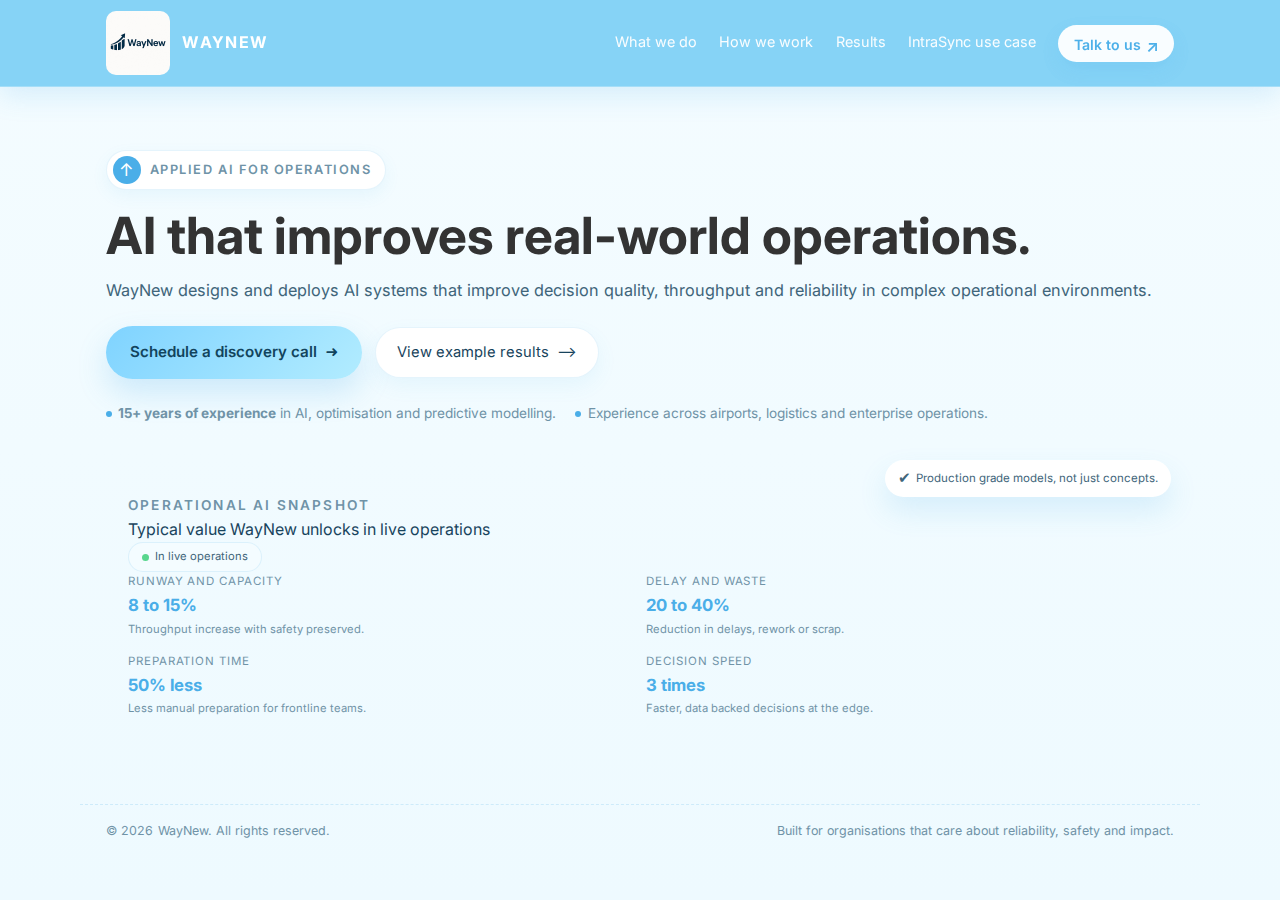
<file: index.html>
<!DOCTYPE html>
<html lang="en">
<head>
  <meta charset="UTF-8" />
  <title>WayNew | Applied AI for Real Business Impact</title>
  <meta name="viewport" content="width=device-width, initial-scale=1.0" />

  <link rel="icon" type="image/jpeg" href="WayNew.jpg" />
  <link rel="apple-touch-icon" href="WayNew.jpg" />

  <link href="https://fonts.googleapis.com/css2?family=Inter:wght@300;400;500;600;700&display=swap" rel="stylesheet" />
  <link rel="stylesheet" href="styles.css" />

  <style>
    /* Hero full width without empty right column */
    .hero {
      display: block;
      max-width: 1120px;
      margin: 0 auto;
      padding: 3.2rem 1.6rem 2rem;
    }

    .hero-text {
      max-width: 100%;
    }

    .hero h1 {
      max-width: 100%;
      color: #333333;
    }

    .hero-highlight {
      color: #333333;
    }

    .hero-subtitle {
      max-width: 100%;
    }

    .snapshot-section {
      max-width: 1120px;
      margin: 0 auto;
      padding: 1rem 1.6rem 3rem;
    }

    @media (max-width: 768px) {
      .hero,
      .snapshot-section {
        padding-inline: 1.1rem;
      }
    }

    @media (max-width: 480px) {
      .hero,
      .snapshot-section {
        padding-inline: 1rem;
      }
    }
  </style>
</head>

<body>
  <!-- NAV -->
  <nav class="nav">
    <div class="nav-inner">
      <div class="nav-left">
        <a href="index.html" style="display:flex;align-items:center;gap:0.8rem;">
          <img src="WayNew.jpg" alt="WayNew Logo" class="nav-logo" />
          <div class="nav-title">WAYNEW</div>
        </a>
      </div>

      <div class="nav-links" id="navLinks">
        <a href="what-we-do.html">What we do</a>
        <a href="approach.html">How we work</a>
        <a href="results.html">Results</a>
        <a href="indexmain.html">IntraSync use case</a>
        <a href="contact.html" class="nav-cta">Talk to us <span>↗</span></a>
      </div>

      <button class="nav-toggle" id="navToggle" aria-label="Toggle navigation">
        Menu ▾
      </button>
    </div>
  </nav>

  <main>
    <!-- HERO -->
    <section class="hero">
      <header class="hero-text reveal">
        <div class="hero-pill">
          <span class="hero-pill-icon">↑</span>
          <span class="hero-pill-text">Applied AI for operations</span>
        </div>

        <h1>
          AI that improves <span class="hero-highlight">real-world operations</span>.
        </h1>

        <p class="hero-subtitle">
          WayNew designs and deploys AI systems that improve decision quality, throughput and reliability in complex operational environments.
        </p>

        <div class="hero-actions">
          <a href="contact.html" class="btn-primary">
            Schedule a discovery call <span>➜</span>
          </a>
          <a href="results.html" class="btn-outline">
            View example results <span>⟶</span>
          </a>
        </div>

        <ul class="hero-meta">
          <li class="hero-meta-item">
            <span class="hero-meta-dot"></span>
            <span><strong>15+ years of experience</strong> in AI, optimisation and predictive modelling.</span>
          </li>
          <li class="hero-meta-item">
            <span class="hero-meta-dot"></span>
            <span>Experience across airports, logistics and enterprise operations.</span>
          </li>
        </ul>
      </header>
    </section>

    <!-- SNAPSHOT -->
    <section class="snapshot-section">
      <div class="hero-panel reveal">
        <div class="hero-floating-pill">
          <span>✔</span>
          Production grade models, not just concepts.
        </div>

        <article class="hero-summary">
          <div class="hero-summary-top">
            <div>
              <p class="hero-card-title">Operational AI snapshot</p>
              <p class="hero-summary-subtitle">
                Typical value WayNew unlocks in live operations
              </p>
            </div>

            <div class="hero-card-badge">
              <span></span>
              In live operations
            </div>
          </div>

          <div class="hero-summary-divider"></div>

          <div class="hero-metrics hero-metrics-inline">
            <div class="metric-item">
              <p class="metric-label">Runway and capacity</p>
              <p class="metric-value">8 to 15%</p>
              <p class="metric-sub">Throughput increase with safety preserved.</p>
            </div>

            <div class="metric-item">
              <p class="metric-label">Delay and waste</p>
              <p class="metric-value">20 to 40%</p>
              <p class="metric-sub">Reduction in delays, rework or scrap.</p>
            </div>

            <div class="metric-item">
              <p class="metric-label">Preparation time</p>
              <p class="metric-value">50% less</p>
              <p class="metric-sub">Less manual preparation for frontline teams.</p>
            </div>

            <div class="metric-item">
              <p class="metric-label">Decision speed</p>
              <p class="metric-value">3 times</p>
              <p class="metric-sub">Faster, data backed decisions at the edge.</p>
            </div>
          </div>
        </article>
      </div>
    </section>
  </main>

  <footer>
    <span>© <span id="year"></span> WayNew. All rights reserved.</span>
    <span>Built for organisations that care about reliability, safety and impact.</span>
  </footer>

  <script src="main.js"></script>
</body>
</html>
</file>
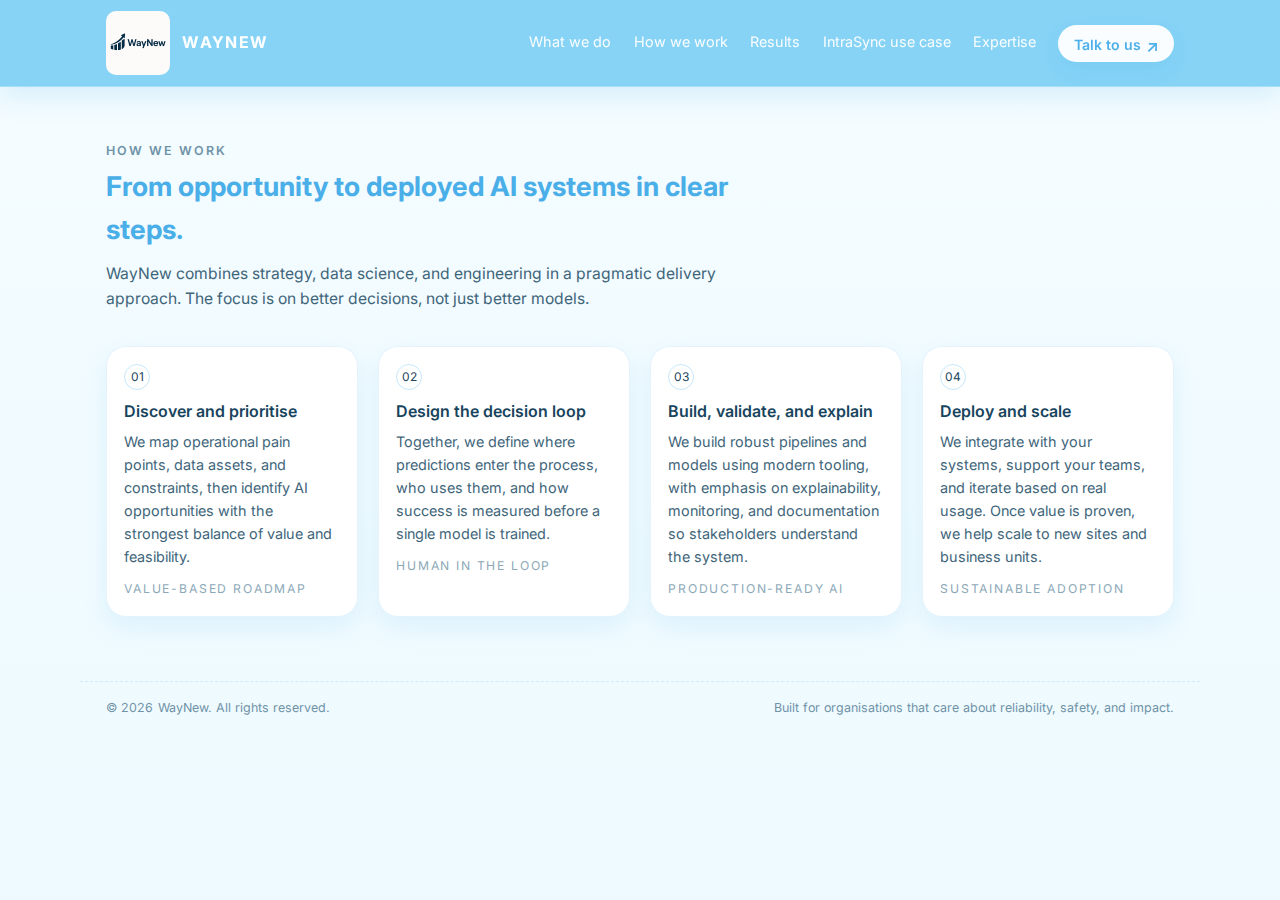
<file: approach.html>
<!DOCTYPE html>
<html lang="en">
<head>
  <meta charset="UTF-8" />
  <title>WayNew | How we work</title>
  <meta name="viewport" content="width=device-width, initial-scale=1.0" />
  <link rel="icon" type="image/jpeg" href="WayNew.jpg" />
  <link rel="apple-touch-icon" href="WayNew.jpg" />
  <link href="https://fonts.googleapis.com/css2?family=Inter:wght@300;400;500;600;700&display=swap" rel="stylesheet" />
  <link rel="stylesheet" href="styles.css" />
</head>

<body>
  <nav class="nav">
    <div class="nav-inner">
      <div class="nav-left">
        <a href="index.html" style="display:flex;align-items:center;gap:0.8rem;">
          <img src="WayNew.jpg" alt="WayNew logo" class="nav-logo" />
          <div class="nav-title">WAYNEW</div>
        </a>
      </div>

      <div class="nav-links" id="navLinks">
        <a href="what-we-do.html">What we do</a>
        <a href="approach.html" aria-current="page">How we work</a>
        <a href="results.html">Results</a>
        <a href="indexmain.html">IntraSync use case</a>
        <a href="expertise.html">Expertise</a>
        <a href="contact.html" class="nav-cta">Talk to us <span>↗</span></a>
      </div>

      <button class="nav-toggle" id="navToggle" aria-label="Toggle navigation">Menu ▾</button>
    </div>
  </nav>

  <main>
    <section class="page" id="approach">
      <div class="section-header reveal">
        <div class="eyebrow">How we work</div>
        <h1 class="section-title">From opportunity to deployed AI systems in clear steps.</h1>
        <p class="section-subtitle">
          WayNew combines strategy, data science, and engineering in a pragmatic delivery approach.
          The focus is on better decisions, not just better models.
        </p>
      </div>

      <div class="steps reveal">
        <div class="step-card">
          <div class="step-number">01</div>
          <div class="step-title">Discover and prioritise</div>
          <div class="step-text">
            We map operational pain points, data assets, and constraints, then identify
            AI opportunities with the strongest balance of value and feasibility.
          </div>
          <div class="step-tag">Value-based roadmap</div>
        </div>

        <div class="step-card">
          <div class="step-number">02</div>
          <div class="step-title">Design the decision loop</div>
          <div class="step-text">
            Together, we define where predictions enter the process, who uses them,
            and how success is measured before a single model is trained.
          </div>
          <div class="step-tag">Human in the loop</div>
        </div>

        <div class="step-card">
          <div class="step-number">03</div>
          <div class="step-title">Build, validate, and explain</div>
          <div class="step-text">
            We build robust pipelines and models using modern tooling, with emphasis on
            explainability, monitoring, and documentation so stakeholders understand the system.
          </div>
          <div class="step-tag">Production-ready AI</div>
        </div>

        <div class="step-card">
          <div class="step-number">04</div>
          <div class="step-title">Deploy and scale</div>
          <div class="step-text">
            We integrate with your systems, support your teams, and iterate based on real usage.
            Once value is proven, we help scale to new sites and business units.
          </div>
          <div class="step-tag">Sustainable adoption</div>
        </div>
      </div>
    </section>
  </main>

  <footer>
    <span>© <span id="year"></span> WayNew. All rights reserved.</span>
    <span>Built for organisations that care about reliability, safety, and impact.</span>
  </footer>

  <script src="main.js"></script>
</body>
</html>
</file>
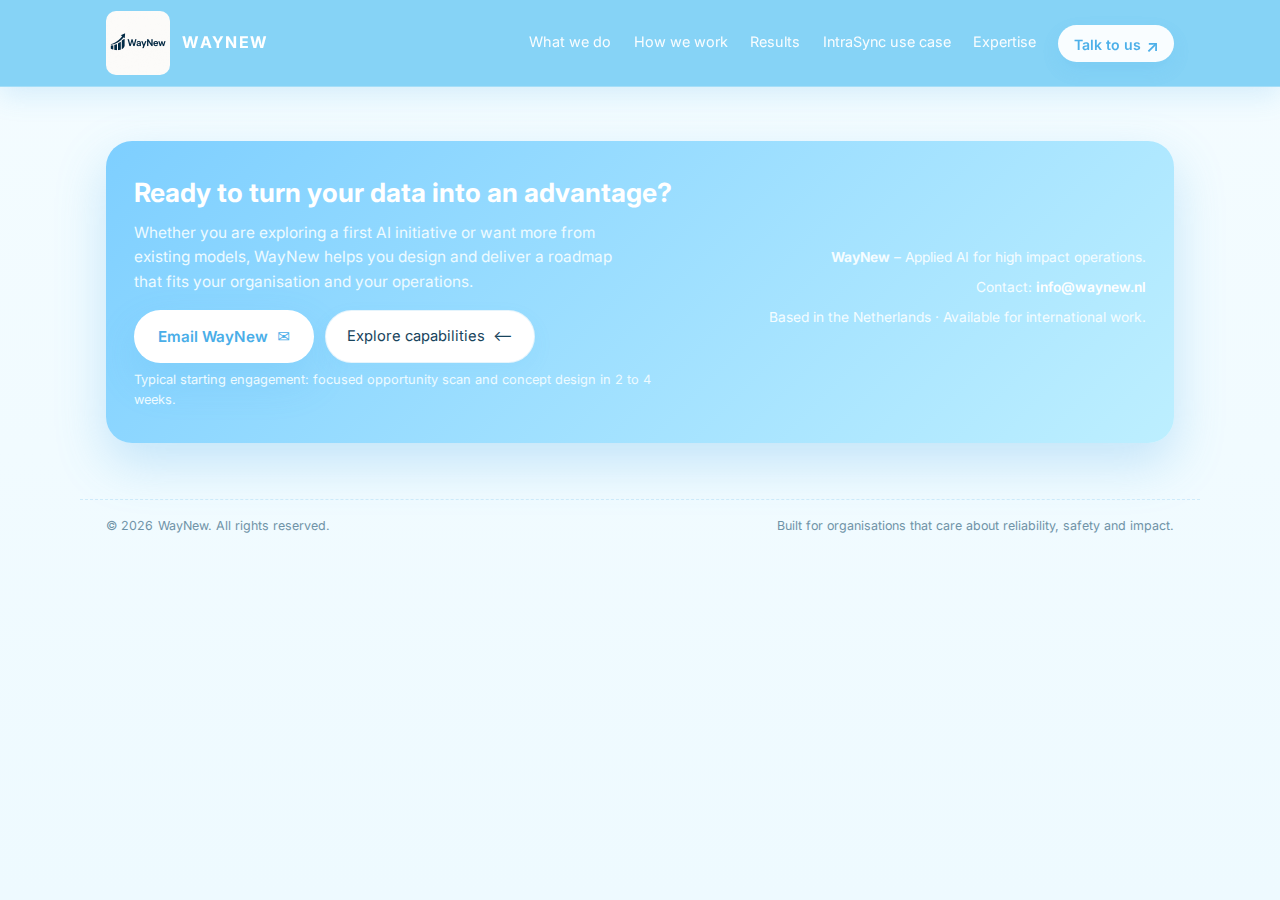
<file: contact.html>
<!DOCTYPE html>
<html lang="en">
<head>
  <meta charset="UTF-8" />
  <title>WayNew | Contact</title>
  <meta name="viewport" content="width=device-width, initial-scale=1.0" />
  <link rel="icon" type="image/jpeg" href="WayNew.jpg" />
  <link rel="apple-touch-icon" href="WayNew.jpg" />
  <link href="https://fonts.googleapis.com/css2?family=Inter:wght@300;400;500;600;700&display=swap" rel="stylesheet"/>
  <link rel="stylesheet" href="styles.css" />
</head>

<body>
  <nav class="nav">
    <div class="nav-inner">
      <div class="nav-left">
        <a href="index.html" style="display:flex;align-items:center;gap:0.8rem;">
          <img src="WayNew.jpg" alt="WayNew Logo" class="nav-logo" />
          <div class="nav-title">WAYNEW</div>
        </a>
      </div>

      <div class="nav-links" id="navLinks">
        <a href="what-we-do.html">What we do</a>
        <a href="approach.html">How we work</a>
        <a href="results.html">Results</a>
        <a href="indexmain.html">IntraSync use case</a>
        <a href="expertise.html">Expertise</a>
        <a href="contact.html" class="nav-cta">Talk to us <span>↗</span></a>
      </div>

      <button class="nav-toggle" id="navToggle" aria-label="Toggle navigation">Menu ▾</button>
    </div>
  </nav>

  <main>
    <section class="cta" id="contact" style="padding-top:2.6rem;">
      <div class="cta-inner reveal">
        <div>
          <h2 class="cta-title">Ready to turn your data into an advantage?</h2>
          <p class="cta-text">
            Whether you are exploring a first AI initiative or want more from existing models,
            WayNew helps you design and deliver a roadmap that fits your organisation and your
            operations.
          </p>

          <div class="cta-buttons">
            <a href="mailto:info@waynew.nl?subject=WayNew%20-%20AI%20Discovery%20Call" class="btn-primary">
              Email WayNew <span>✉</span>
            </a>
            <a href="what-we-do.html" class="btn-outline">
              Explore capabilities <span>⟵</span>
            </a>
          </div>

          <div class="cta-whisper">
            Typical starting engagement: focused opportunity scan and concept design in 2 to 4 weeks.
          </div>
        </div>

        <div class="cta-right">
          <div class="cta-right-row">
            <strong>WayNew</strong> – Applied AI for high impact operations.
          </div>
          <div class="cta-right-row">
            Contact: <a href="mailto:info@waynew.nl">info@waynew.nl</a>
          </div>
          <div class="cta-right-row">
            Based in the Netherlands · Available for international work.
          </div>
        </div>
      </div>
    </section>
  </main>

  <footer>
    <span>© <span id="year"></span> WayNew. All rights reserved.</span>
    <span>Built for organisations that care about reliability, safety and impact.</span>
  </footer>

  <script src="main.js"></script>
</body>
</html>
</file>
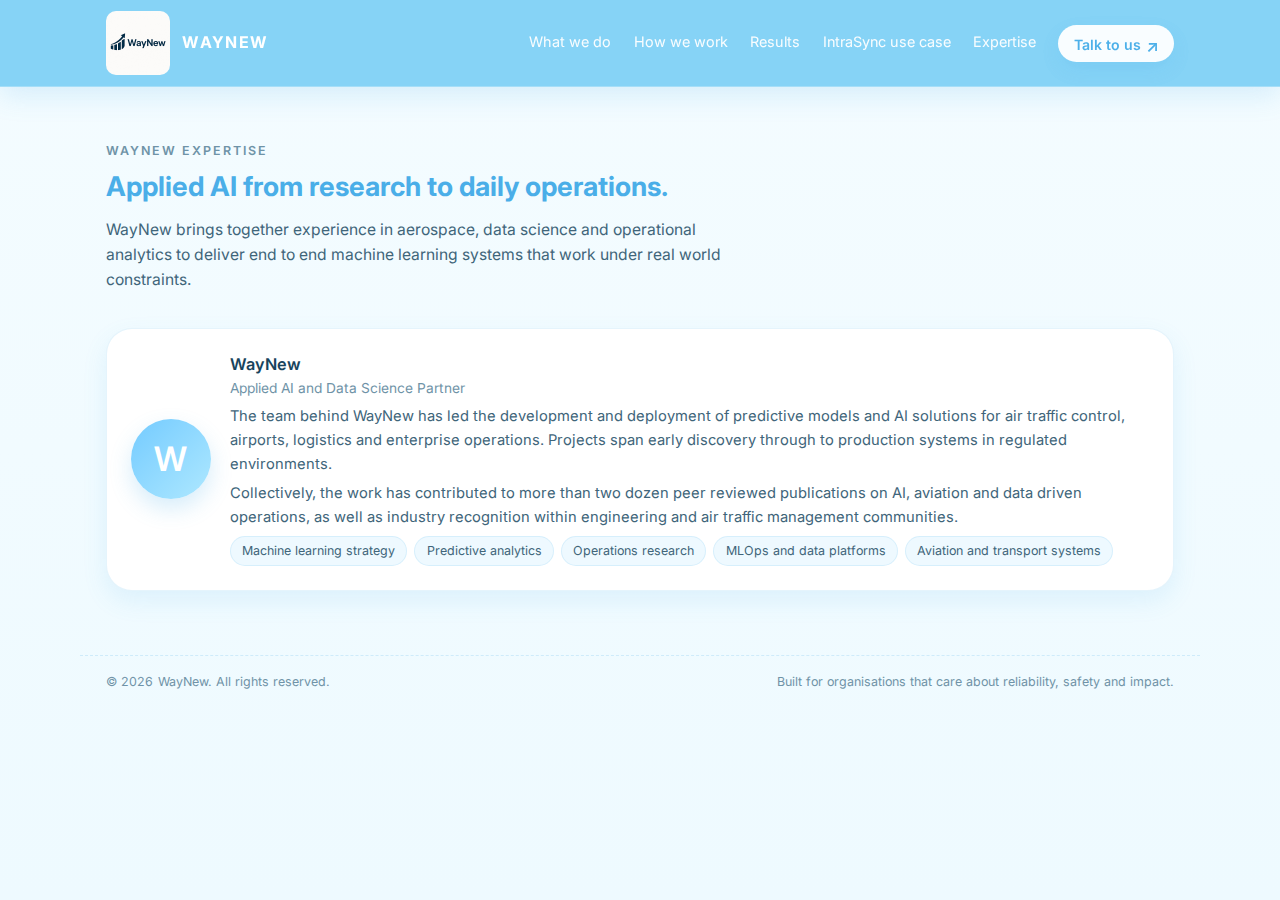
<file: expertise.html>
<!DOCTYPE html>
<html lang="en">
<head>
  <meta charset="UTF-8" />
  <title>WayNew | Expertise</title>
  <meta name="viewport" content="width=device-width, initial-scale=1.0" />
  <link rel="icon" type="image/jpeg" href="WayNew.jpg" />
  <link rel="apple-touch-icon" href="WayNew.jpg" />
  <link href="https://fonts.googleapis.com/css2?family=Inter:wght@300;400;500;600;700&display=swap" rel="stylesheet"/>
  <link rel="stylesheet" href="styles.css" />
</head>

<body>
  <nav class="nav">
    <div class="nav-inner">
      <div class="nav-left">
        <a href="index.html" style="display:flex;align-items:center;gap:0.8rem;">
          <img src="WayNew.jpg" alt="WayNew Logo" class="nav-logo" />
          <div class="nav-title">WayNew</div>
        </a>
      </div>

      <div class="nav-links" id="navLinks">
        <a href="what-we-do.html">What we do</a>
        <a href="approach.html">How we work</a>
        <a href="results.html">Results</a>
        <a href="indexmain.html">IntraSync use case</a>
        <a href="expertise.html">Expertise</a>
        <a href="contact.html" class="nav-cta">Talk to us <span>↗</span></a>
      </div>

      <button class="nav-toggle" id="navToggle" aria-label="Toggle navigation">Menu ▾</button>
    </div>
  </nav>

  <main>
    <section class="page" id="expertise">
      <div class="section-header reveal">
        <div class="eyebrow">WayNew expertise</div>
        <h2 class="section-title">Applied AI from research to daily operations.</h2>
        <p class="section-subtitle">
          WayNew brings together experience in aerospace, data science and operational analytics
          to deliver end to end machine learning systems that work under real world constraints.
        </p>
      </div>

      <div class="bio-card reveal">
        <div class="bio-avatar">W</div>
        <div>
          <div class="bio-name">WayNew</div>
          <div class="bio-role">Applied AI and Data Science Partner</div>

          <div class="bio-text">
            The team behind WayNew has led the development and deployment of predictive models and
            AI solutions for air traffic control, airports, logistics and enterprise operations.
            Projects span early discovery through to production systems in regulated environments.
          </div>

          <div class="bio-text">
            Collectively, the work has contributed to more than two dozen peer reviewed publications
            on AI, aviation and data driven operations, as well as industry recognition within
            engineering and air traffic management communities.
          </div>

          <div class="bio-tags">
            <span class="bio-tag">Machine learning strategy</span>
            <span class="bio-tag">Predictive analytics</span>
            <span class="bio-tag">Operations research</span>
            <span class="bio-tag">MLOps and data platforms</span>
            <span class="bio-tag">Aviation and transport systems</span>
          </div>
        </div>
      </div>
    </section>
  </main>

  <footer>
    <span>© <span id="year"></span> WayNew. All rights reserved.</span>
    <span>Built for organisations that care about reliability, safety and impact.</span>
  </footer>

  <script src="main.js"></script>
</body>
</html>
</file>
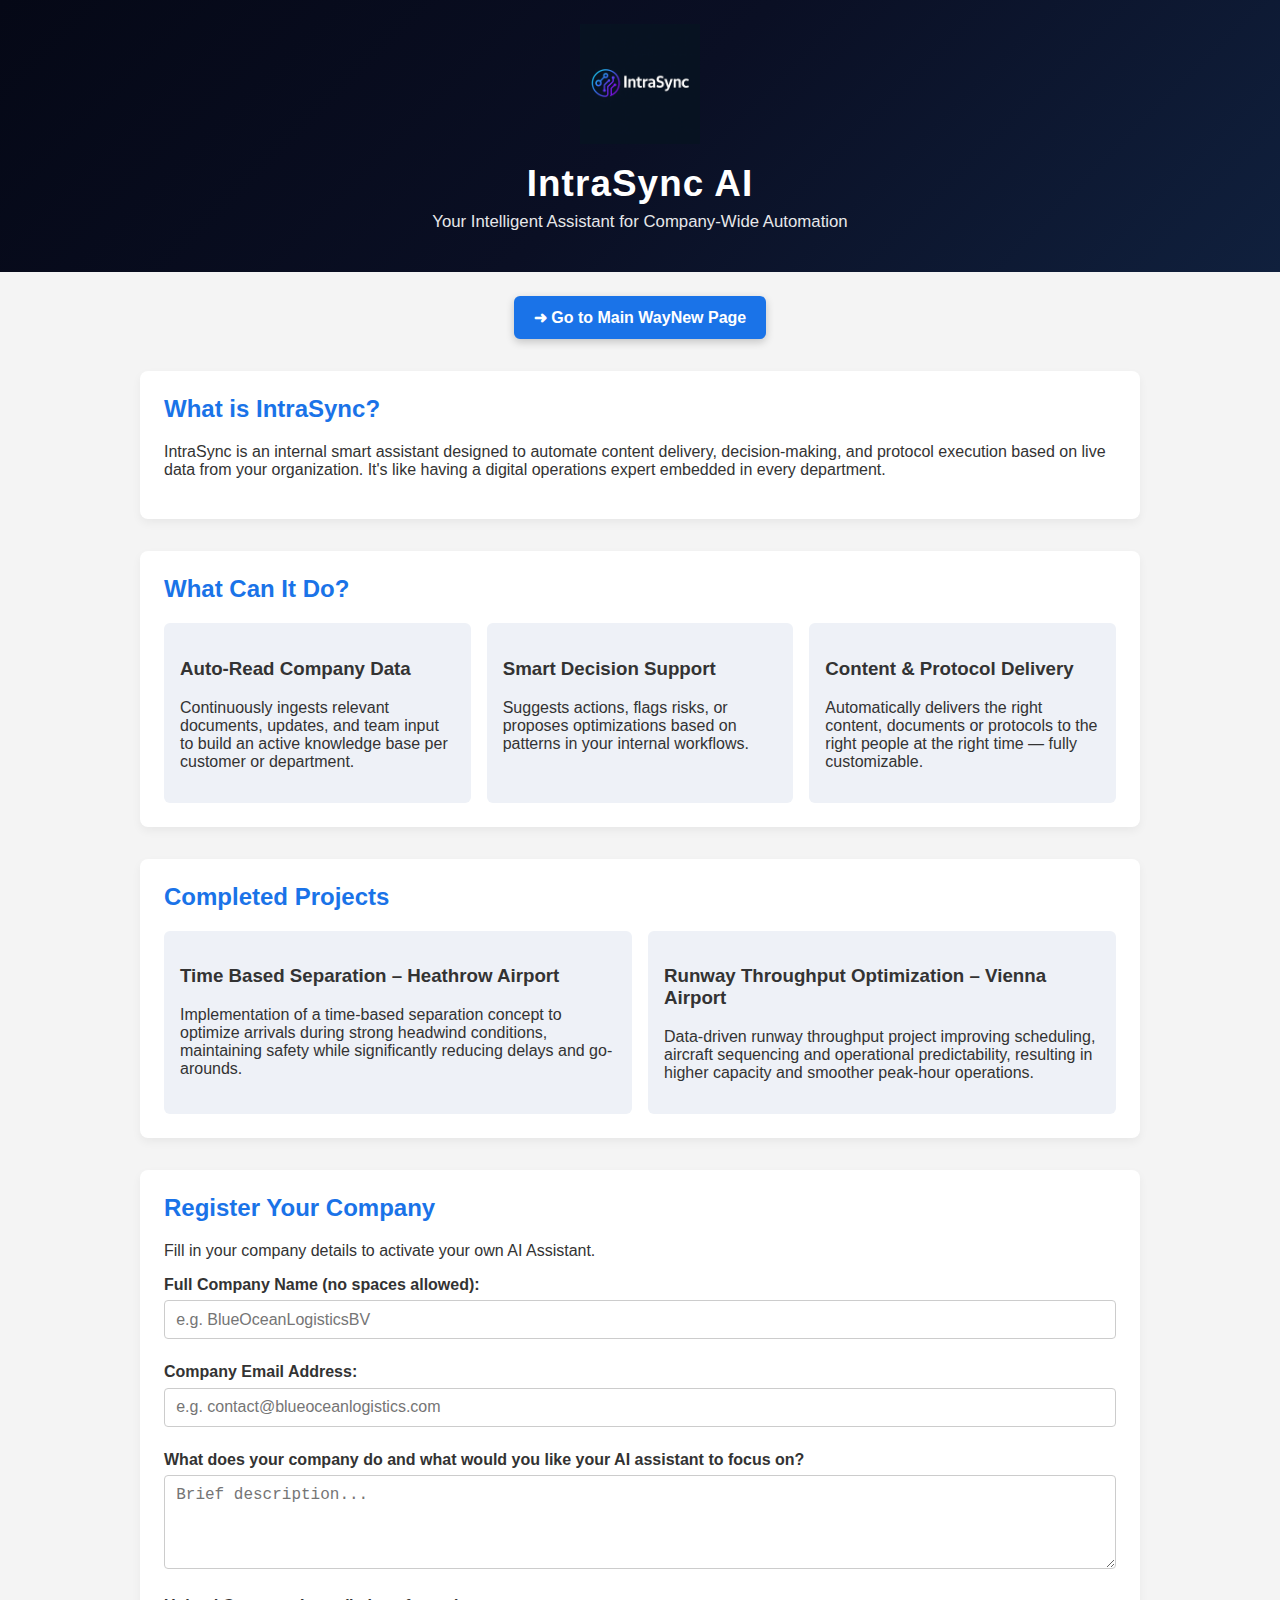
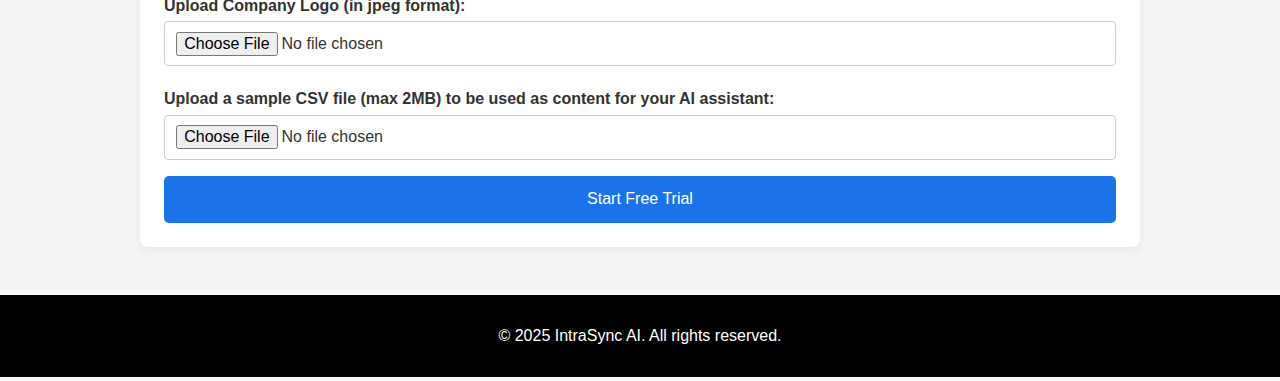
<file: index1.html>
<!DOCTYPE html>
<html lang="en">
<head>
  <meta charset="UTF-8" />
  <meta name="viewport" content="width=device-width, initial-scale=1.0"/>
  <title>IntraSync AI | Your Smart Company Assistant</title>
  <style>
    body {
      margin: 0;
      font-family: 'Segoe UI', Tahoma, Geneva, Verdana, sans-serif;
      background: #f4f4f4;
      color: #333;
    }

    /* === HERO / HEADER === */
    header {
      background: linear-gradient(135deg, #050816, #0A0F24, #10203d);
      color: white;
      padding: 1.5rem 1.5rem; /* COMPACT HEADER */
      text-align: center;
    }

    .hero-content {
      max-width: 800px;
      margin: 0 auto;
    }

    .hero-logo {
      height: 120px;
      max-width: 100%;
      margin-bottom: 1.2rem; /* iets compacter */
      display: block;
      margin-left: auto;
      margin-right: auto;
    }

    header h1 {
      margin: 0;
      font-size: 2.3rem; /* iets kleiner voor compacte header */
      letter-spacing: 0.03em;
    }

    header p.hero-subtitle {
      font-size: 1.05rem;
      margin-top: 0.4rem;
      opacity: 0.9;
    }

    /* === SECTIONS / CARDS === */
    .section {
      max-width: 1000px;
      margin: 2rem auto;
      padding: 1.5rem;
      background: white;
      border-radius: 8px;
      box-shadow: 0 4px 10px rgba(0,0,0,0.05);
      box-sizing: border-box;
    }

    .section h2 {
      color: #1a73e8;
      margin-top: 0;
    }

    .features {
      display: grid;
      grid-template-columns: repeat(auto-fit, minmax(230px, 1fr));
      gap: 1rem;
      margin-top: 1rem;
    }

    .card {
      background: #eef1f7;
      padding: 1rem;
      border-radius: 6px;
      box-sizing: border-box;
    }

    /* === FORM === */
    form label {
      font-weight: bold;
      display: block;
      margin-top: 0.5rem;
    }

    form input,
    form textarea {
      width: 100%;
      padding: 0.6rem 0.7rem;
      margin: 0.4rem 0 1rem;
      border-radius: 4px;
      border: 1px solid #ccc;
      font-size: 1rem;
      box-sizing: border-box;
    }

    form button {
      background: #1a73e8;
      color: white;
      border: none;
      padding: 0.9rem 1.5rem;
      font-size: 1rem;
      border-radius: 5px;
      cursor: pointer;
      width: 100%;
      transition: background 0.2s ease;
    }

    form button:hover {
      background: #155fc0;
    }

    #thankYouMessage {
      display: none;
      padding: 1rem;
      background: #e6f4ea;
      border: 1px solid #34a853;
      border-radius: 6px;
      color: #0f5132;
      margin-top: 1rem;
    }

    #thankYouMessage a {
      color: #0f5132;
      font-weight: bold;
      text-decoration: underline;
      word-break: break-all;
    }

    footer {
      background: #000;
      color: white;
      text-align: center;
      padding: 1rem;
      margin-top: 3rem;
    }

    /* === RESPONSIVE === */
    @media (max-width: 768px) {
      header {
        padding: 1.3rem 1rem;
      }

      .hero-logo {
        height: 95px;
        margin-bottom: 1rem;
      }

      header h1 {
        font-size: 2rem;
      }

      header p.hero-subtitle {
        font-size: 0.95rem;
      }

      .section {
        margin: 1.2rem 0.8rem;
        padding: 1.2rem;
      }
    }

    @media (max-width: 480px) {
      header {
        padding: 1.2rem 0.8rem;
      }

      .hero-logo {
        height: 80px;
      }

      header h1 {
        font-size: 1.7rem;
      }

      header p.hero-subtitle {
        font-size: 0.9rem;
      }

      .section {
        margin: 1rem 0.6rem;
        padding: 1rem;
      }

      .card {
        padding: 0.9rem;
      }

      form input,
      form textarea {
        font-size: 0.95rem;
      }

      form button {
        font-size: 0.95rem;
        padding: 0.8rem;
      }
    }
  </style>
</head>
<body>

  <header>
    <div class="hero-content">
      <img src="logo.png" alt="IntraSync AI Logo" class="hero-logo" />
      <h1>IntraSync AI</h1>
      <p class="hero-subtitle">Your Intelligent Assistant for Company-Wide Automation</p>
    </div>
  </header>
<div style="text-align:center; margin-top: 1.5rem;">
  <a href="indexmain.html" style="
    display:inline-block;
    padding:12px 20px;
    background:#1a73e8;
    color:white;
    border-radius:6px;
    text-decoration:none;
    font-weight:600;
    box-shadow:0 3px 8px rgba(0,0,0,0.2);
  ">
    ➜ Go to Main WayNew Page
  </a>
</div>

  <div class="section">
    <h2>What is IntraSync?</h2>
    <p>
      IntraSync is an internal smart assistant designed to automate content delivery, decision-making,
      and protocol execution based on live data from your organization. It's like having a digital
      operations expert embedded in every department.
    </p>
  </div>

  <div class="section">
    <h2>What Can It Do?</h2>
    <div class="features">
      <div class="card">
        <h3>Auto-Read Company Data</h3>
        <p>
          Continuously ingests relevant documents, updates, and team input to build an active knowledge base
          per customer or department.
        </p>
      </div>
      <div class="card">
        <h3>Smart Decision Support</h3>
        <p>
          Suggests actions, flags risks, or proposes optimizations based on patterns in your internal workflows.
        </p>
      </div>
      <div class="card">
        <h3>Content & Protocol Delivery</h3>
        <p>
          Automatically delivers the right content, documents or protocols to the right people at the right time —
          fully customizable.
        </p>
      </div>
    </div>
  </div>

  <div class="section">
    <h2>Completed Projects</h2>
    <div class="features">
      <div class="card">
        <h3>Time Based Separation – Heathrow Airport</h3>
        <p>
          Implementation of a time-based separation concept to optimize arrivals during strong headwind
          conditions, maintaining safety while significantly reducing delays and go-arounds.
        </p>
      </div>
      <div class="card">
        <h3>Runway Throughput Optimization – Vienna Airport</h3>
        <p>
          Data-driven runway throughput project improving scheduling, aircraft sequencing and operational
          predictability, resulting in higher capacity and smoother peak-hour operations.
        </p>
      </div>
    </div>
  </div>

  <div class="section">
    <h2>Register Your Company</h2>
    <p>Fill in your company details to activate your own AI Assistant.</p>

    <form id="registerForm" action="https://hook.eu2.make.com/kp9mo3585t2jdi1y9q22tinlr7dkca9a" method="POST" enctype="multipart/form-data">
      <input type="hidden" name="form_type" value="registration">

      <label for="companyName">Full Company Name (no spaces allowed):</label>
      <input 
        type="text" 
        id="companyName" 
        name="company_name" 
        placeholder="e.g. BlueOceanLogisticsBV" 
        required
        oninput="this.value = this.value.replace(/\s/g, '')"
      >

      <label for="companyEmail">Company Email Address:</label>
      <input type="email" id="companyEmail" name="company_email" placeholder="e.g. contact@blueoceanlogistics.com" required>

      <label for="description">What does your company do and what would you like your AI assistant to focus on?</label>
      <textarea id="description" name="company_description" rows="4" placeholder="Brief description..." required></textarea>

      <label for="logo">Upload Company Logo (in jpeg format):</label>
      <input type="file" id="logo" name="company_logo" accept="image/*" required>

      <label for="excelFile">Upload a sample CSV file (max 2MB) to be used as content for your AI assistant:</label>
      <input type="file" id="excelFile" name="company_excel" accept=".csv" required>

      <button type="submit">Start Free Trial</button>
    </form>

    <div id="thankYouMessage">
      <h3 id="thankTitle">Thank you for your registration!</h3>
      <p>We have received your details and will be in touch soon.</p>
      <p>You can access your personalized website <strong>within a minute</strong> at:</p>
      <p><a id="companyLink" href="#" target="_blank">https://syntraai.github.io/[YourCompany]</a></p>
    </div>
  </div>

  <footer>
    <p>&copy; 2025 IntraSync AI. All rights reserved.</p>
  </footer>

  <script>
    document.getElementById("registerForm").addEventListener("submit", function(e) {
      e.preventDefault();
      const form = e.target;

      const nameField = document.getElementById("companyName");
      let companyName = nameField.value.trim().replace(/\s/g, '');
      nameField.value = companyName;

      const data = new FormData(form);
      const slug = companyName;

      const excelFile = document.getElementById("excelFile").files[0];

      if (excelFile) {
        if (excelFile.size > 2 * 1024 * 1024) {
          alert("CSV file is too large (max 2MB).");
          return;
        }
        const fileName = excelFile.name.toLowerCase();
        if (!fileName.endsWith(".csv")) {
          alert("Only CSV files are allowed.");
          return;
        }
      }

      fetch(form.action, {
        method: "POST",
        body: data
      }).then(response => {
        if (!response.ok) throw new Error();
        form.style.display = "none";
        document.getElementById("thankYouMessage").style.display = "block";
        document.getElementById("thankTitle").innerText = `Thank you, ${companyName}!`;
        const fullUrl = `https://syntraai.github.io/${slug}/`;
        document.getElementById("companyLink").href = fullUrl;
        document.getElementById("companyLink").innerText = fullUrl;
      }).catch(() => {
        alert("Something went wrong. Please try again.");
      });
    });
  </script>

</body>
</html>
</file>
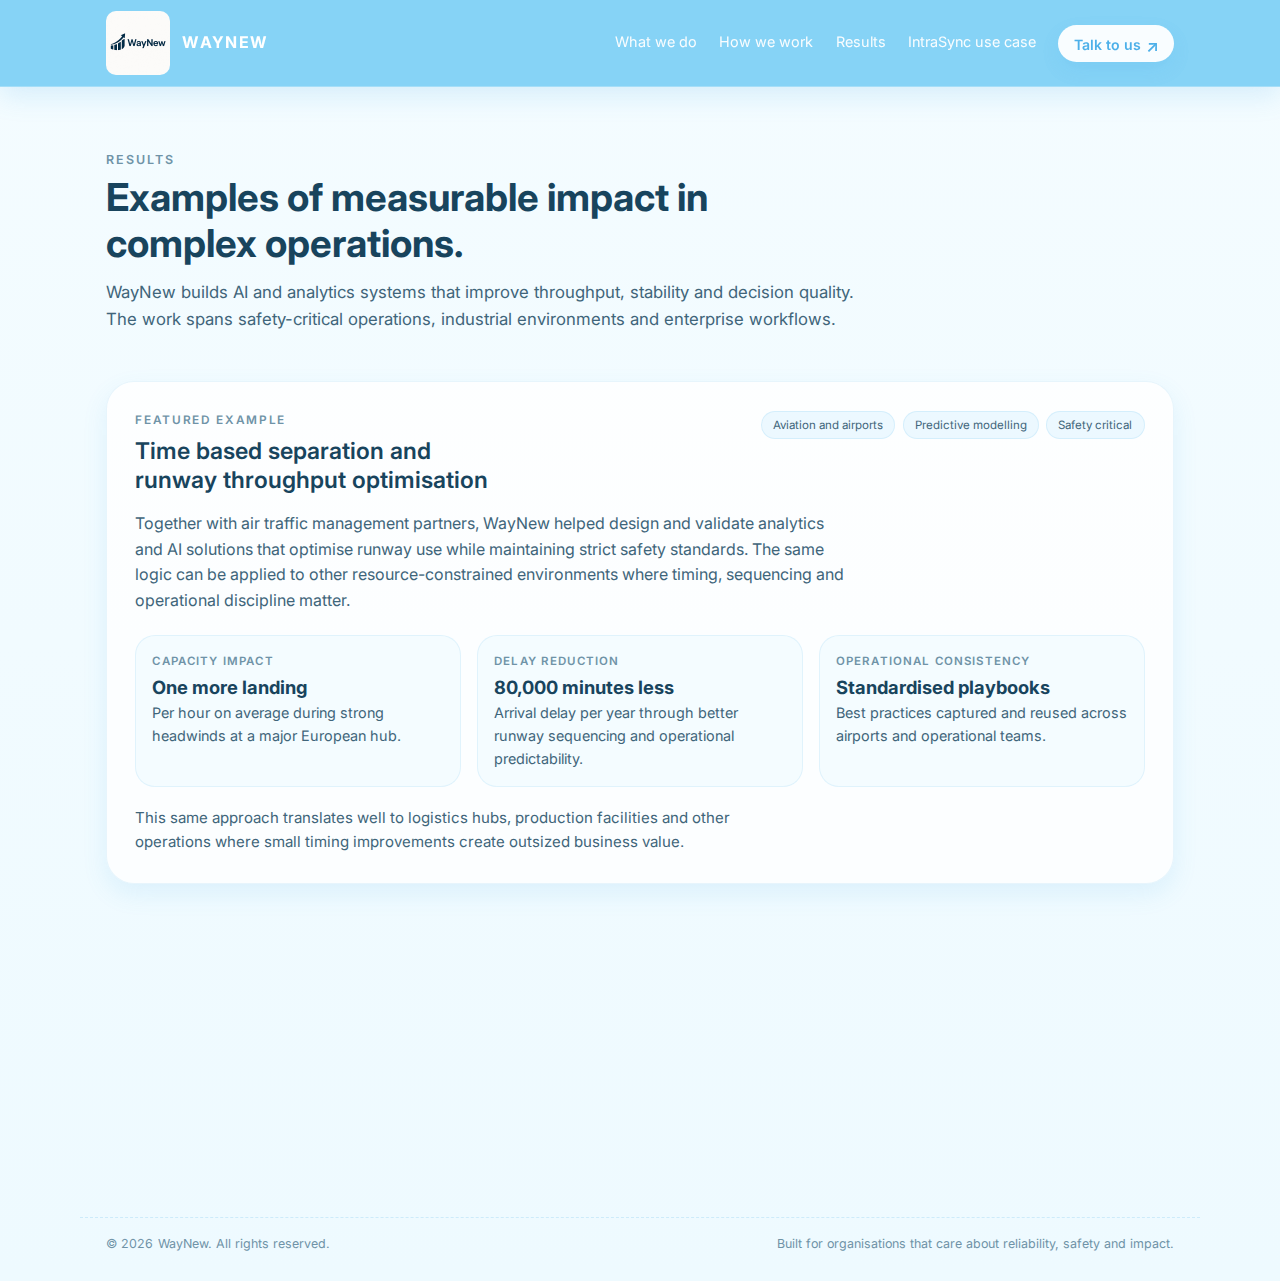
<file: results.html>
<!DOCTYPE html>
<html lang="en">
<head>
  <meta charset="UTF-8" />
  <title>WayNew | Results</title>
  <meta name="viewport" content="width=device-width, initial-scale=1.0" />
  <link rel="icon" type="image/jpeg" href="WayNew.jpg" />
  <link rel="apple-touch-icon" href="WayNew.jpg" />
  <link href="https://fonts.googleapis.com/css2?family=Inter:wght@300;400;500;600;700&display=swap" rel="stylesheet"/>
  <link rel="stylesheet" href="styles.css" />

  <style>
    .results-wrapper {
      max-width: 1120px;
      margin: 0 auto;
      padding: 3.2rem 1.6rem 4rem;
    }

    .results-header {
      max-width: 760px;
      margin-bottom: 3rem;
    }

    .results-title {
      font-size: clamp(2rem, 3vw, 2.6rem);
      line-height: 1.2;
      color: var(--text-dark);
      margin-bottom: 0.8rem;
    }

    .results-sub {
      font-size: 1.05rem;
      color: var(--text-body);
      max-width: 70ch;
    }

    .results-main {
      display: grid;
      gap: 2rem;
    }

    .results-feature {
      background: rgba(255, 255, 255, 0.8);
      border: 1px solid rgba(74, 174, 232, 0.12);
      border-radius: 28px;
      padding: 1.8rem;
      box-shadow: var(--shadow-soft);
    }

    .results-feature-top {
      display: flex;
      align-items: flex-start;
      justify-content: space-between;
      gap: 1rem;
      margin-bottom: 1rem;
      flex-wrap: wrap;
    }

    .results-feature-kicker {
      font-size: 0.74rem;
      text-transform: uppercase;
      letter-spacing: 0.14em;
      color: var(--text-soft);
      font-weight: 600;
      margin-bottom: 0.45rem;
    }

    .results-feature h2 {
      font-size: 1.45rem;
      line-height: 1.25;
      color: var(--text-dark);
      font-weight: 600;
      max-width: 24ch;
    }

    .badge-row {
      display: flex;
      flex-wrap: wrap;
      gap: 0.45rem;
    }

    .results-feature-text {
      font-size: 1rem;
      color: var(--text-body);
      max-width: 72ch;
      margin-bottom: 1.35rem;
    }

    .results-metrics-grid {
      display: grid;
      grid-template-columns: repeat(3, minmax(0, 1fr));
      gap: 1rem;
      margin-bottom: 1.2rem;
    }

    .results-metric-card {
      background: rgba(242, 251, 255, 0.85);
      border: 1px solid rgba(74, 174, 232, 0.12);
      border-radius: 20px;
      padding: 1rem 1rem 0.95rem;
    }

    .results-metric-label {
      font-size: 0.72rem;
      text-transform: uppercase;
      letter-spacing: 0.1em;
      color: var(--text-soft);
      margin-bottom: 0.35rem;
      font-weight: 600;
    }

    .results-metric-value {
      font-size: 1.15rem;
      line-height: 1.2;
      color: var(--text-dark);
      font-weight: 700;
      margin-bottom: 0.2rem;
    }

    .results-metric-text {
      font-size: 0.9rem;
      color: var(--text-body);
    }

    .results-note {
      font-size: 0.94rem;
      color: var(--text-body);
      max-width: 68ch;
    }

    .results-secondary-grid {
      display: grid;
      grid-template-columns: repeat(3, minmax(0, 1fr));
      gap: 1rem;
    }

    .results-secondary-card {
      background: rgba(255, 255, 255, 0.78);
      border: 1px solid rgba(74, 174, 232, 0.12);
      border-radius: 22px;
      padding: 1.25rem 1.2rem;
      box-shadow: var(--shadow-soft);
    }

    .results-secondary-meta {
      font-size: 0.72rem;
      text-transform: uppercase;
      letter-spacing: 0.14em;
      color: var(--text-soft);
      font-weight: 600;
      margin-bottom: 0.45rem;
    }

    .results-secondary-title {
      font-size: 1.02rem;
      color: var(--text-dark);
      font-weight: 600;
      margin-bottom: 0.45rem;
      line-height: 1.3;
    }

    .results-secondary-text {
      font-size: 0.94rem;
      color: var(--text-body);
    }

    @media (max-width: 900px) {
      .results-metrics-grid,
      .results-secondary-grid {
        grid-template-columns: 1fr;
      }
    }

    @media (max-width: 768px) {
      .results-wrapper {
        padding-inline: 1.1rem;
      }

      .results-feature {
        padding: 1.35rem 1.2rem;
      }
    }

    @media (max-width: 480px) {
      .results-wrapper {
        padding-inline: 1rem;
      }
    }
  </style>
</head>

<body>
  <nav class="nav">
    <div class="nav-inner">
      <div class="nav-left">
        <a href="index.html" style="display:flex;align-items:center;gap:0.8rem;">
          <img src="WayNew.jpg" alt="WayNew Logo" class="nav-logo" />
          <div class="nav-title">WAYNEW</div>
        </a>
      </div>

      <div class="nav-links" id="navLinks">
        <a href="what-we-do.html">What we do</a>
        <a href="approach.html">How we work</a>
        <a href="results.html" aria-current="page">Results</a>
        <a href="indexmain.html">IntraSync use case</a>
        <a href="contact.html" class="nav-cta">Talk to us <span>↗</span></a>
      </div>

      <button class="nav-toggle" id="navToggle" aria-label="Toggle navigation">Menu ▾</button>
    </div>
  </nav>

  <main>
    <section class="results-wrapper">
      <header class="results-header reveal">
        <div class="eyebrow">Results</div>
        <h1 class="results-title">Examples of measurable impact in complex operations.</h1>
        <p class="results-sub">
          WayNew builds AI and analytics systems that improve throughput, stability and decision quality.
          The work spans safety-critical operations, industrial environments and enterprise workflows.
        </p>
      </header>

      <div class="results-main">
        <section class="results-feature reveal" aria-labelledby="results-feature-title">
          <div class="results-feature-top">
            <div>
              <div class="results-feature-kicker">Featured example</div>
              <h2 id="results-feature-title">Time based separation and runway throughput optimisation</h2>
            </div>

            <div class="badge-row">
              <span class="badge">Aviation and airports</span>
              <span class="badge">Predictive modelling</span>
              <span class="badge">Safety critical</span>
            </div>
          </div>

          <p class="results-feature-text">
            Together with air traffic management partners, WayNew helped design and validate analytics and AI solutions
            that optimise runway use while maintaining strict safety standards. The same logic can be applied to other
            resource-constrained environments where timing, sequencing and operational discipline matter.
          </p>

          <div class="results-metrics-grid">
            <div class="results-metric-card">
              <div class="results-metric-label">Capacity impact</div>
              <div class="results-metric-value">One more landing</div>
              <div class="results-metric-text">Per hour on average during strong headwinds at a major European hub.</div>
            </div>

            <div class="results-metric-card">
              <div class="results-metric-label">Delay reduction</div>
              <div class="results-metric-value">80,000 minutes less</div>
              <div class="results-metric-text">Arrival delay per year through better runway sequencing and operational predictability.</div>
            </div>

            <div class="results-metric-card">
              <div class="results-metric-label">Operational consistency</div>
              <div class="results-metric-value">Standardised playbooks</div>
              <div class="results-metric-text">Best practices captured and reused across airports and operational teams.</div>
            </div>
          </div>

          <p class="results-note">
            This same approach translates well to logistics hubs, production facilities and other operations where small timing improvements create outsized business value.
          </p>
        </section>

        <section class="results-secondary-grid" aria-label="Additional examples">
          <article class="results-secondary-card reveal">
            <div class="results-secondary-meta">Industrial production</div>
            <div class="results-secondary-title">Predictive quality and throughput insights</div>
            <div class="results-secondary-text">
              Machine learning models for production lines to detect quality issues earlier, forecast output and support smarter interventions for more stable use of capacity.
            </div>
          </article>

          <article class="results-secondary-card reveal">
            <div class="results-secondary-meta">Enterprise sales and service</div>
            <div class="results-secondary-title">AI-enhanced customer analytics</div>
            <div class="results-secondary-text">
              End-to-end analytics and decision support that help teams prioritise leads, prepare faster and focus on the right customers. In one portfolio, preparation time per representative was roughly halved.
            </div>
          </article>

          <article class="results-secondary-card reveal">
            <div class="results-secondary-meta">Research and innovation</div>
            <div class="results-secondary-title">More than 25 peer-reviewed publications</div>
            <div class="results-secondary-text">
              Work published on topics such as runway operations, resilience and AI-based prediction systems, helping ensure projects are grounded in tested methods rather than hype.
            </div>
          </article>
        </section>
      </div>
    </section>
  </main>

  <footer>
    <span>© <span id="year"></span> WayNew. All rights reserved.</span>
    <span>Built for organisations that care about reliability, safety and impact.</span>
  </footer>

  <script src="main.js"></script>
</body>
</html>
</file>
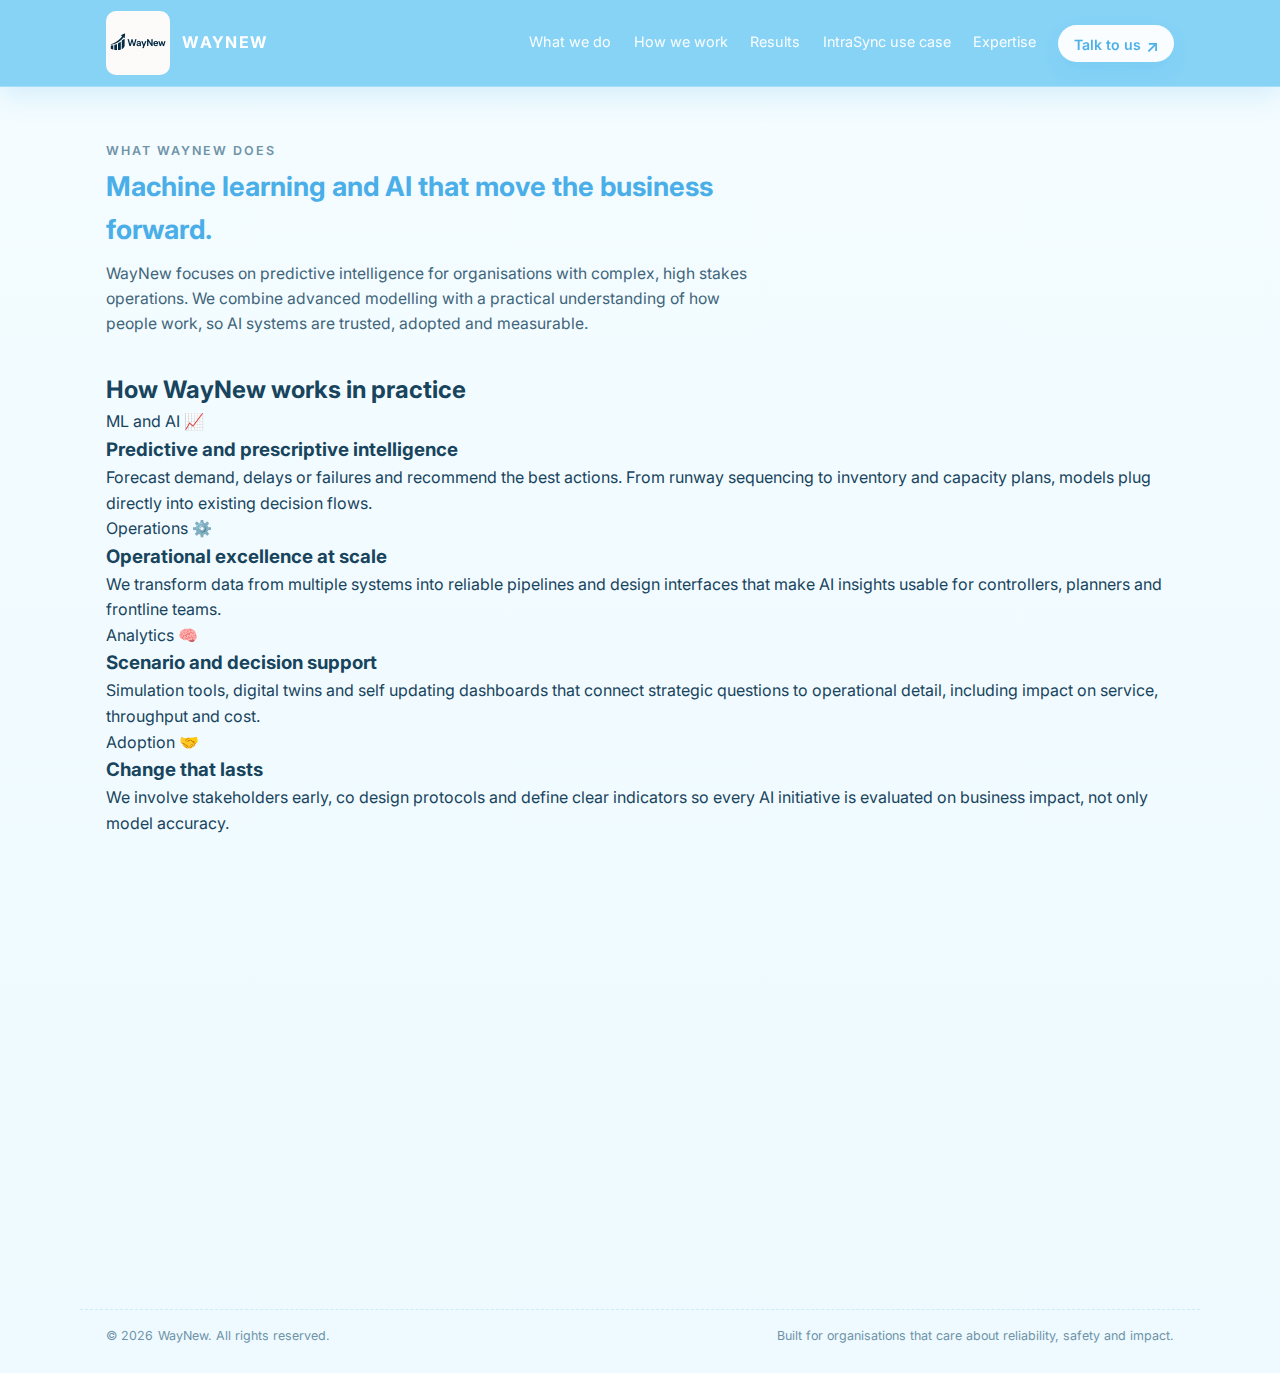
<file: what-we-do.html>
<!DOCTYPE html>
<html lang="en">
<head>
  <meta charset="UTF-8" />
  <title>WayNew | What we do</title>
  <meta name="viewport" content="width=device-width, initial-scale=1.0" />
  <link rel="icon" type="image/jpeg" href="WayNew.jpg" />
  <link rel="apple-touch-icon" href="WayNew.jpg" />
  <link href="https://fonts.googleapis.com/css2?family=Inter:wght@300;400;500;600;700&display=swap" rel="stylesheet" />
  <link rel="stylesheet" href="styles.css" />
</head>

<body>
  <nav class="nav">
    <div class="nav-inner">
      <div class="nav-left">
        <a href="index.html" style="display:flex;align-items:center;gap:0.8rem;">
          <img src="WayNew.jpg" alt="WayNew Logo" class="nav-logo" />
          <div class="nav-title">WAYNEW</div>
        </a>
      </div>

      <div class="nav-links" id="navLinks">
        <a href="what-we-do.html">What we do</a>
        <a href="approach.html">How we work</a>
        <a href="results.html">Results</a>
        <a href="indexmain.html">IntraSync use case</a>
        <a href="expertise.html">Expertise</a>
        <a href="contact.html" class="nav-cta">Talk to us <span>↗</span></a>
      </div>

      <button class="nav-toggle" id="navToggle" aria-label="Toggle navigation">Menu ▾</button>
    </div>
  </nav>

  <main>
    <section class="page what-page" id="what-we-do">
      <header class="section-header reveal">
        <div class="eyebrow">What WayNew does</div>
        <h1 class="section-title">Machine learning and AI that move the business forward.</h1>
        <p class="section-subtitle">
          WayNew focuses on predictive intelligence for organisations with complex, high stakes operations.
          We combine advanced modelling with a practical understanding of how people work, so AI systems are
          trusted, adopted and measurable.
        </p>
      </header>

      <div class="what-layout">
        <section class="what-flow reveal" aria-labelledby="capabilities-title">
          <div class="what-intro-line"></div>
          <h2 id="capabilities-title" class="what-section-title">How WayNew works in practice</h2>

          <div class="what-items">
            <article class="what-item">
              <div class="what-item-top">
                <span class="what-item-kicker">ML and AI</span>
                <span class="what-item-icon">📈</span>
              </div>
              <h3 class="what-item-title">Predictive and prescriptive intelligence</h3>
              <p class="what-item-text">
                Forecast demand, delays or failures and recommend the best actions.
                From runway sequencing to inventory and capacity plans, models plug directly
                into existing decision flows.
              </p>
            </article>

            <article class="what-item">
              <div class="what-item-top">
                <span class="what-item-kicker">Operations</span>
                <span class="what-item-icon">⚙️</span>
              </div>
              <h3 class="what-item-title">Operational excellence at scale</h3>
              <p class="what-item-text">
                We transform data from multiple systems into reliable pipelines and design
                interfaces that make AI insights usable for controllers, planners
                and frontline teams.
              </p>
            </article>

            <article class="what-item">
              <div class="what-item-top">
                <span class="what-item-kicker">Analytics</span>
                <span class="what-item-icon">🧠</span>
              </div>
              <h3 class="what-item-title">Scenario and decision support</h3>
              <p class="what-item-text">
                Simulation tools, digital twins and self updating dashboards that connect
                strategic questions to operational detail, including impact on service,
                throughput and cost.
              </p>
            </article>

            <article class="what-item">
              <div class="what-item-top">
                <span class="what-item-kicker">Adoption</span>
                <span class="what-item-icon">🤝</span>
              </div>
              <h3 class="what-item-title">Change that lasts</h3>
              <p class="what-item-text">
                We involve stakeholders early, co design protocols and define clear indicators
                so every AI initiative is evaluated on business impact, not only model accuracy.
              </p>
            </article>
          </div>
        </section>

        <aside class="what-context reveal" aria-labelledby="value-title">
          <div class="what-context-intro">
            <p class="what-context-label">Where WayNew creates value</p>
            <h2 id="value-title" class="what-context-title">
              Built for environments where reliability, speed and judgement matter.
            </h2>
            <p class="what-context-text">
              The foundation lies in aerospace engineering and air traffic management,
              environments where safety, reliability and regulation are non negotiable.
              The same discipline now powers projects across other domains.
            </p>
          </div>

          <div class="what-sectors">
            <div class="what-sector">
              <h3>Airports and transport</h3>
              <p>Runway and gate throughput, delay prediction, passenger and baggage flows.</p>
            </div>

            <div class="what-sector">
              <h3>Logistics and supply chain</h3>
              <p>Routing, network optimisation, capacity and resource allocation.</p>
            </div>

            <div class="what-sector">
              <h3>Industrial production and energy</h3>
              <p>Equipment health prediction, production forecasting and intervention planning.</p>
            </div>

            <div class="what-sector">
              <h3>Enterprise operations</h3>
              <p>Sales and service analytics, lead prioritisation and workflow automation.</p>
            </div>
          </div>

          <div class="what-note">
            <p>
              WayNew focuses on systems that improve decision quality without disrupting how teams already work.
            </p>
          </div>

          <ul class="pill-row">
            <li class="pill">Operational AI for complex environments</li>
            <li class="pill">Predictive modelling for critical decisions</li>
            <li class="pill">From proof of concept to production</li>
            <li class="pill">Data products that fit daily workflows</li>
          </ul>
        </aside>
      </div>
    </section>
  </main>

  <footer>
    <span>© <span id="year"></span> WayNew. All rights reserved.</span>
    <span>Built for organisations that care about reliability, safety and impact.</span>
  </footer>

  <script src="main.js"></script>
</body>
</html>
</file>
<file: styles.css>
:root {
  --brand-primary: #4aaee8;
  --brand-primary-soft: #78c7f2;
  --brand-accent: #9edfff;
  --bg-soft: #f2fbff;
  --bg-alt: #e9f8ff;
  --text-dark: #18445d;
  --text-body: #40657a;
  --text-soft: #6f93a7;
  --white: #ffffff;
  --card-radius: 18px;
  --shadow-soft: 0 10px 25px rgba(74, 174, 232, 0.12);
  --transition-fast: 0.25s ease;
  --border-soft: rgba(74, 174, 232, 0.14);
}

* { box-sizing: border-box; margin: 0; padding: 0; }

body {
  font-family: "Inter", system-ui, -apple-system, BlinkMacSystemFont, "Segoe UI", sans-serif;
  background: linear-gradient(180deg, #f4fcff 0%, #eefaff 100%);
  color: var(--text-dark);
  line-height: 1.6;
  min-height: 100vh;
  scroll-behavior: smooth;
}

a { text-decoration: none; color: inherit; }

/* ================== NAVBAR ================== */
.nav {
  position: fixed;
  inset-inline: 0;
  top: 0;
  z-index: 100;
  backdrop-filter: blur(14px);
  background: rgba(122, 206, 245, 0.9);
  color: #ffffff;
  box-shadow: 0 8px 26px rgba(74, 174, 232, 0.18);
  border-bottom: 1px solid rgba(255, 255, 255, 0.25);
}

.nav-inner {
  max-width: 1120px;
  margin: 0 auto;
  padding: 0.7rem 1.6rem;
  display: flex;
  align-items: center;
  justify-content: space-between;
}

.nav-left { display: flex; align-items: center; gap: 0.8rem; }

.nav-logo { height: 64px; width: auto; border-radius: 10px; }

.nav-title {
  font-weight: 700;
  letter-spacing: 0.08em;
  font-size: 1rem;
  text-transform: uppercase;
}

.nav-links { display: flex; gap: 1.4rem; font-size: 0.9rem; align-items: center; }

.nav-links a { opacity: 0.95; position: relative; padding-bottom: 0.2rem; }

.nav-links a::after {
  content: "";
  position: absolute;
  left: 0;
  bottom: 0;
  width: 0;
  height: 2px;
  background: #ffffff;
  border-radius: 999px;
  transition: width 0.18s ease-out;
}
.nav-links a:hover::after { width: 100%; }

.nav-cta {
  background: #ffffff;
  color: var(--brand-primary);
  padding: 0.45rem 0.95rem;
  border-radius: 999px;
  font-weight: 600;
  font-size: 0.88rem;
  box-shadow: 0 8px 20px rgba(74, 174, 232, 0.18);
  display: inline-flex;
  align-items: center;
  gap: 0.35rem;
}
.nav-cta span { font-size: 1.05rem; transform: translateY(1px); }

.nav-toggle {
  display: none;
  cursor: pointer;
  border: 1px solid rgba(255,255,255,0.5);
  border-radius: 999px;
  padding: 0.25rem 0.45rem;
  font-size: 0.9rem;
  background: transparent;
  color: #ffffff;
}

/* ================== PAGE LAYOUT ================== */
main { padding-top: 6.2rem; }

/* ================== HERO ================== */
.hero {
  padding: 3.2rem 1.6rem 3.5rem;
  max-width: 1120px;
  margin: 0 auto;
  display: grid;
  grid-template-columns: minmax(0, 1.35fr) minmax(0, 1fr);
  gap: 3rem;
  align-items: center;
}

.hero-text { position: relative; }

.hero-pill {
  display: inline-flex;
  align-items: center;
  gap: 0.55rem;
  padding: 0.3rem 0.85rem 0.3rem 0.4rem;
  border-radius: 999px;
  background: #ffffff;
  border: 1px solid var(--border-soft);
  box-shadow: 0 6px 16px rgba(74, 174, 232, 0.08);
  margin-bottom: 1.1rem;
}
.hero-pill-icon {
  width: 28px;
  height: 28px;
  display: inline-flex;
  align-items: center;
  justify-content: center;
  border-radius: 50%;
  background: var(--brand-primary);
  color: #fff;
  font-size: 1.1rem;
}
.hero-pill-text {
  font-size: 0.8rem;
  text-transform: uppercase;
  letter-spacing: 0.12em;
  color: var(--text-soft);
  font-weight: 600;
}

.hero h1 {
  font-size: clamp(2.5rem, 4vw, 3.3rem);
  line-height: 1.08;
  color: var(--brand-primary);
  margin-bottom: 0.9rem;
}
.hero-highlight { color: #7ccfff; }

.hero-subtitle {
  font-size: 1.02rem;
  max-width: 34rem;
  color: var(--text-body);
  margin-bottom: 1.4rem;
}

.hero-tagline-rotator {
  display: inline-flex;
  align-items: center;
  gap: 0.55rem;
  padding: 0.55rem 0.85rem;
  border-radius: 999px;
  background: rgba(158, 223, 255, 0.2);
  border: 1px solid var(--border-soft);
  margin-bottom: 1.6rem;
  font-size: 0.9rem;
  color: var(--text-dark);
  white-space: nowrap;
  overflow: hidden;
  max-width: 100%;
  position: relative;
}
.hero-tagline-label {
  padding: 0.16rem 0.5rem;
  border-radius: 999px;
  background: rgba(74, 174, 232, 0.12);
  font-size: 0.72rem;
  text-transform: uppercase;
  font-weight: 600;
  letter-spacing: 0.12em;
}
.tagline-text { display: inline-block; animation: fadeSlide 0.5s ease-out; }

@keyframes fadeSlide {
  from { transform: translateY(8px); opacity: 0; }
  to { transform: translateY(0); opacity: 1; }
}

.hero-actions { display: flex; flex-wrap: wrap; gap: 0.8rem; align-items: center; }

.btn-primary {
  background: linear-gradient(135deg, #7fd3ff 0%, #b2ecff 100%);
  border: none;
  color: #12445d;
  padding: 0.9rem 1.5rem;
  border-radius: 999px;
  font-weight: 600;
  font-size: 0.95rem;
  cursor: pointer;
  box-shadow: 0 14px 30px rgba(74, 174, 232, 0.22);
  display: inline-flex;
  align-items: center;
  gap: 0.55rem;
  transition: transform 0.16s ease, box-shadow 0.16s ease, filter 0.16s ease;
}
.btn-primary:hover {
  transform: translateY(-1px);
  filter: brightness(1.03);
  box-shadow: 0 18px 40px rgba(74, 174, 232, 0.28);
}

.btn-outline {
  background: #ffffff;
  border-radius: 999px;
  border: 1px solid var(--border-soft);
  padding: 0.78rem 1.3rem;
  display: inline-flex;
  align-items: center;
  gap: 0.5rem;
  cursor: pointer;
  font-size: 0.92rem;
  color: var(--text-dark);
  transition: background var(--transition-fast), transform var(--transition-fast), box-shadow var(--transition-fast);
  box-shadow: 0 8px 20px rgba(74, 174, 232, 0.08);
}
.btn-outline:hover {
  background: #ffffff;
  transform: translateY(-1px);
  box-shadow: 0 10px 26px rgba(74, 174, 232, 0.12);
}

.hero-meta {
  display: flex;
  flex-wrap: wrap;
  gap: 1.2rem;
  margin-top: 1.5rem;
  font-size: 0.85rem;
  color: var(--text-soft);
}
.hero-meta-item { display: flex; align-items: center; gap: 0.4rem; }
.hero-meta-dot { width: 6px; height: 6px; border-radius: 999px; background: var(--brand-primary); }

/* HERO RIGHT PANEL */
.hero-panel { position: relative; padding: 1.4rem; }

.hero-card {
  background: #ffffff;
  border-radius: 24px;
  padding: 1.5rem 1.6rem 1.7rem;
  box-shadow: var(--shadow-soft);
  position: relative;
  overflow: hidden;
  border: 1px solid var(--border-soft);
}
.hero-card-header {
  display: flex;
  justify-content: space-between;
  align-items: center;
  gap: 0.8rem;
  margin-bottom: 0.9rem;
}
.hero-card-title {
  font-size: 0.85rem;
  text-transform: uppercase;
  letter-spacing: 0.16em;
  color: var(--text-soft);
  font-weight: 600;
}
.hero-card-badge {
  font-size: 0.7rem;
  padding: 0.32rem 0.8rem;
  border-radius: 999px;
  background: #f4fcff;
  border: 1px solid var(--border-soft);
  display: inline-flex;
  align-items: center;
  gap: 0.4rem;
  color: var(--text-body);
}
.hero-card-badge span {
  display: inline-block;
  width: 7px;
  height: 7px;
  border-radius: 50%;
  background: #58d68d;
}

.hero-metrics {
  display: grid;
  grid-template-columns: repeat(2, minmax(0, 1fr));
  gap: 0.8rem;
  margin-bottom: 1rem;
}
.metric-card {
  background: #fafdff;
  border-radius: 16px;
  padding: 0.8rem 0.9rem;
  border: 1px solid rgba(74, 174, 232, 0.1);
  font-size: 0.8rem;
  color: var(--text-body);
  box-shadow: 0 6px 18px rgba(74, 174, 232, 0.05);
}
.metric-label {
  font-size: 0.72rem;
  text-transform: uppercase;
  letter-spacing: 0.08em;
  color: var(--text-soft);
  margin-bottom: 0.1rem;
}
.metric-value {
  font-weight: 700;
  font-size: 1.05rem;
  color: var(--brand-primary);
}
.metric-sub {
  font-size: 0.7rem;
  color: var(--text-soft);
  margin-top: 0.1rem;
}

.hero-case-note {
  background: #ffffff;
  border-radius: 16px;
  padding: 0.9rem 1rem;
  border: 1px solid var(--border-soft);
  font-size: 0.82rem;
  color: var(--text-body);
  display: grid;
  gap: 0.18rem;
  margin-top: 0.4rem;
}
.case-pill {
  font-size: 0.7rem;
  text-transform: uppercase;
  letter-spacing: 0.10em;
  color: var(--text-soft);
}
.case-highlight { font-weight: 600; }
.case-tags { display: flex; flex-wrap: wrap; gap: 0.35rem; margin-top: 0.25rem; }
.case-tag {
  padding: 0.2rem 0.55rem;
  border-radius: 999px;
  border: 1px solid rgba(74, 174, 232, 0.12);
  background: #f2fbff;
  font-size: 0.72rem;
  color: var(--text-body);
}

.hero-floating-pill {
  position: absolute;
  right: 0.2rem;
  top: -0.8rem;
  background: #ffffff;
  border-radius: 999px;
  padding: 0.4rem 0.8rem;
  font-size: 0.72rem;
  color: var(--text-body);
  box-shadow: 0 14px 28px rgba(74, 174, 232, 0.16);
  display: inline-flex;
  align-items: center;
  gap: 0.35rem;
  animation: float 5s ease-in-out infinite;
}
.hero-floating-pill span { font-size: 0.95rem; }

@keyframes float {
  0%, 100% { transform: translateY(0); }
  50% { transform: translateY(-6px); }
}

/* ========== SECTION GENERIC STYLES ========== */
section.page {
  max-width: 1120px;
  margin: 0 auto;
  padding: 2.6rem 1.6rem 4rem;
}

.section-header { max-width: 650px; margin-bottom: 2.2rem; }

.eyebrow {
  text-transform: uppercase;
  letter-spacing: 0.16em;
  font-size: 0.78rem;
  color: var(--text-soft);
  margin-bottom: 0.25rem;
  font-weight: 600;
}
.section-title { font-size: 1.7rem; color: var(--brand-primary); margin-bottom: 0.55rem; }
.section-subtitle { font-size: 0.98rem; color: var(--text-body); }

/* ========== WHAT WE DO ========== */
.two-col {
  display: grid;
  grid-template-columns: minmax(0, 1.15fr) minmax(0, 1fr);
  gap: 2.5rem;
  align-items: flex-start;
}
.card-grid {
  display: grid;
  grid-template-columns: repeat(auto-fit, minmax(240px, 1fr));
  gap: 1.5rem;
}
.feature-card {
  background: #ffffff;
  border-radius: var(--card-radius);
  padding: 1.1rem 1.2rem 1.15rem;
  border: 1px solid var(--border-soft);
  box-shadow: var(--shadow-soft);
  position: relative;
}
.feature-icon {
  width: 34px;
  height: 34px;
  border-radius: 12px;
  display: inline-flex;
  align-items: center;
  justify-content: center;
  background: linear-gradient(135deg, #74cbff 0%, #aee8ff 100%);
  color: white;
  font-size: 1.1rem;
  margin-bottom: 0.75rem;
}
.feature-title { font-weight: 600; margin-bottom: 0.35rem; color: var(--text-dark); }
.feature-text { font-size: 0.94rem; color: var(--text-body); }
.feature-label {
  position: absolute;
  right: 1.05rem;
  top: 1.05rem;
  font-size: 0.7rem;
  text-transform: uppercase;
  letter-spacing: 0.12em;
  color: rgba(24, 68, 93, 0.55);
}
.pill-row { display: flex; flex-wrap: wrap; gap: 0.5rem; margin-top: 0.8rem; }
.pill {
  border-radius: 999px;
  padding: 0.35rem 0.7rem;
  background: rgba(158, 223, 255, 0.2);
  border: 1px solid var(--border-soft);
  font-size: 0.78rem;
  color: var(--text-body);
}

/* ========== APPROACH STEPS ========== */
.steps {
  display: grid;
  grid-template-columns: repeat(auto-fit, minmax(220px, 1fr));
  gap: 1.2rem;
}
.step-card {
  background: #ffffff;
  color: var(--text-dark);
  border-radius: 20px;
  padding: 1rem 1.1rem 1.1rem;
  position: relative;
  box-shadow: var(--shadow-soft);
  border: 1px solid var(--border-soft);
}
.step-number {
  display: inline-flex;
  align-items: center;
  justify-content: center;
  width: 26px;
  height: 26px;
  border-radius: 999px;
  border: 1px solid rgba(74, 174, 232, 0.3);
  font-size: 0.75rem;
  margin-bottom: 0.6rem;
}
.step-title { font-weight: 600; margin-bottom: 0.3rem; }
.step-text { font-size: 0.9rem; color: var(--text-body); }
.step-tag {
  margin-top: 0.7rem;
  font-size: 0.76rem;
  text-transform: uppercase;
  letter-spacing: 0.15em;
  opacity: 0.8;
  color: var(--text-soft);
}

/* ========== RESULTS / CASES ========== */
.results-grid {
  display: grid;
  grid-template-columns: minmax(0, 1.2fr) minmax(0, 1fr);
  gap: 2.2rem;
  align-items: stretch;
}
.results-highlight {
  background: #ffffff;
  border-radius: 24px;
  padding: 1.2rem 1.4rem 1.4rem;
  border: 1px solid var(--border-soft);
  box-shadow: var(--shadow-soft);
  position: relative;
  overflow: hidden;
}
.badge-row { display: flex; flex-wrap: wrap; gap: 0.4rem; margin-bottom: 0.8rem; }
.badge {
  font-size: 0.72rem;
  padding: 0.25rem 0.7rem;
  border-radius: 999px;
  background: rgba(158, 223, 255, 0.18);
  border: 1px solid var(--border-soft);
  color: var(--text-body);
}
.results-metric-row {
  display: grid;
  grid-template-columns: repeat(auto-fit, minmax(140px, 1fr));
  gap: 1rem;
  margin-top: 0.9rem;
}
.results-metric {
  background: #f2fbff;
  border-radius: 16px;
  padding: 0.7rem 0.85rem;
  border: 1px solid rgba(74, 174, 232, 0.1);
  font-size: 0.84rem;
  color: var(--text-body);
}
.results-metric strong {
  display: block;
  font-size: 1.05rem;
  color: var(--brand-primary);
  margin-bottom: 0.05rem;
}
.mini-note { font-size: 0.78rem; color: var(--text-soft); margin-top: 0.9rem; }
.case-list { display: grid; gap: 0.9rem; font-size: 0.9rem; color: var(--text-body); }
.case-item {
  display: grid;
  gap: 0.2rem;
  padding: 0.8rem 0.9rem;
  border-radius: 16px;
  background: #ffffff;
  border: 1px solid var(--border-soft);
  box-shadow: 0 8px 18px rgba(74, 174, 232, 0.05);
}
.case-title { font-weight: 600; color: var(--text-dark); display: flex; align-items: center; gap: 0.4rem; }
.case-title span { font-size: 1.1rem; }
.case-meta {
  font-size: 0.78rem;
  text-transform: uppercase;
  letter-spacing: 0.14em;
  color: var(--text-soft);
}

/* ========== EXPERTISE ========== */
.bio-card {
  background: #ffffff;
  border-radius: 26px;
  padding: 1.4rem 1.5rem 1.5rem;
  border: 1px solid var(--border-soft);
  box-shadow: var(--shadow-soft);
  display: grid;
  grid-template-columns: 80px minmax(0, 1fr);
  gap: 1.2rem;
  align-items: center;
}
.bio-avatar {
  width: 80px;
  height: 80px;
  border-radius: 50%;
  background: linear-gradient(135deg, #74cbff 0%, #aee8ff 100%);
  display: flex;
  align-items: center;
  justify-content: center;
  color: #ffffff;
  font-size: 2.1rem;
  font-weight: 600;
  box-shadow: 0 10px 22px rgba(74, 174, 232, 0.22);
}
.bio-name { font-weight: 600; color: var(--text-dark); font-size: 1.02rem; }
.bio-role { font-size: 0.86rem; color: var(--text-soft); margin-bottom: 0.4rem; }
.bio-text { font-size: 0.92rem; color: var(--text-body); margin-bottom: 0.4rem; }
.bio-tags { display: flex; flex-wrap: wrap; gap: 0.45rem; margin-top: 0.3rem; }
.bio-tag {
  font-size: 0.78rem;
  padding: 0.26rem 0.7rem;
  border-radius: 999px;
  background: rgba(158, 223, 255, 0.18);
  border: 1px solid var(--border-soft);
  color: var(--text-body);
}

/* ========== CONTACT ========== */
.cta { max-width: 1120px; margin: 0 auto 3.5rem; padding: 0 1.6rem; }
.cta-inner {
  border-radius: 26px;
  background: linear-gradient(135deg, #7ecfff 0%, #bdefff 100%);
  color: #ffffff;
  padding: 1.9rem 1.8rem 2rem;
  display: grid;
  grid-template-columns: minmax(0, 1.3fr) minmax(0, 1fr);
  gap: 1.8rem;
  align-items: center;
  position: relative;
  overflow: hidden;
  box-shadow: 0 20px 50px rgba(74, 174, 232, 0.28);
}
.cta-title { font-size: 1.65rem; margin-bottom: 0.45rem; }
.cta-text { font-size: 0.96rem; color: #eefbff; max-width: 30rem; }
.cta-buttons { margin-top: 1rem; display: flex; flex-wrap: wrap; gap: 0.7rem; }
.cta-buttons .btn-primary {
  background: #ffffff;
  color: var(--brand-primary);
  box-shadow: 0 18px 40px rgba(74, 174, 232, 0.2);
}
.cta-whisper { font-size: 0.8rem; color: #eefbff; margin-top: 0.4rem; }
.cta-right {
  justify-self: flex-end;
  text-align: right;
  font-size: 0.86rem;
  color: #f5fdff;
  position: relative;
  z-index: 1;
}
.cta-right-row { margin-bottom: 0.5rem; }
.cta-right a { color: #ffffff; font-weight: 600; }

/* FOOTER */
footer {
  max-width: 1120px;
  margin: 0 auto 1.7rem;
  padding: 0 1.6rem;
  font-size: 0.78rem;
  color: var(--text-soft);
  display: flex;
  justify-content: space-between;
  gap: 1rem;
  flex-wrap: wrap;
  border-top: 1px dashed rgba(74, 174, 232, 0.2);
  padding-top: 1rem;
}
footer span { display: inline-flex; align-items: center; gap: 0.3rem; }

/* ANIMATIONS */
.reveal {
  opacity: 0;
  transform: translateY(24px);
  transition: opacity 0.5s ease-out, transform 0.5s ease-out;
}
.reveal.in-view {
  opacity: 1;
  transform: translateY(0);
}

/* RESPONSIVE */
@media (max-width: 900px) {
  .hero {
    grid-template-columns: minmax(0, 1fr);
    padding: 2.4rem 1.4rem 3.2rem;
    gap: 2.2rem;
  }
  .nav-inner { padding-inline: 1.1rem; }
}

@media (max-width: 768px) {
  .nav-links {
    display: none;
    position: absolute;
    left: 0;
    right: 0;
    top: 100%;
    padding: 0.8rem 1.4rem 1rem;
    background: rgba(122, 206, 245, 0.98);
    flex-direction: column;
    gap: 0.9rem;
    box-shadow: 0 8px 18px rgba(74, 174, 232, 0.2);
  }
  .nav-links.open { display: flex; }
  .nav-cta { width: 100%; justify-content: center; }
  .nav-toggle { display: inline-flex; align-items: center; gap: 0.3rem; }
  .nav-logo { height: 56px; }
  .hero-actions { flex-direction: column; align-items: flex-start; }
  .results-grid, .two-col, .cta-inner { grid-template-columns: minmax(0, 1fr); }
  .cta-inner { text-align: left; }
  .cta-right { justify-self: flex-start; text-align: left; }
  section.page, .cta, footer { padding-inline: 1.1rem; }
}

@media (max-width: 480px) {
  .hero { padding-inline: 1rem; }
  .hero h1 { font-size: 2.1rem; }
  .section-title { font-size: 1.4rem; }
  section.page { padding-inline: 1rem; }
  .hero-tagline-rotator { font-size: 0.82rem; }
  .bio-card { grid-template-columns: minmax(0,1fr); justify-items: flex-start; }
}
</file>
